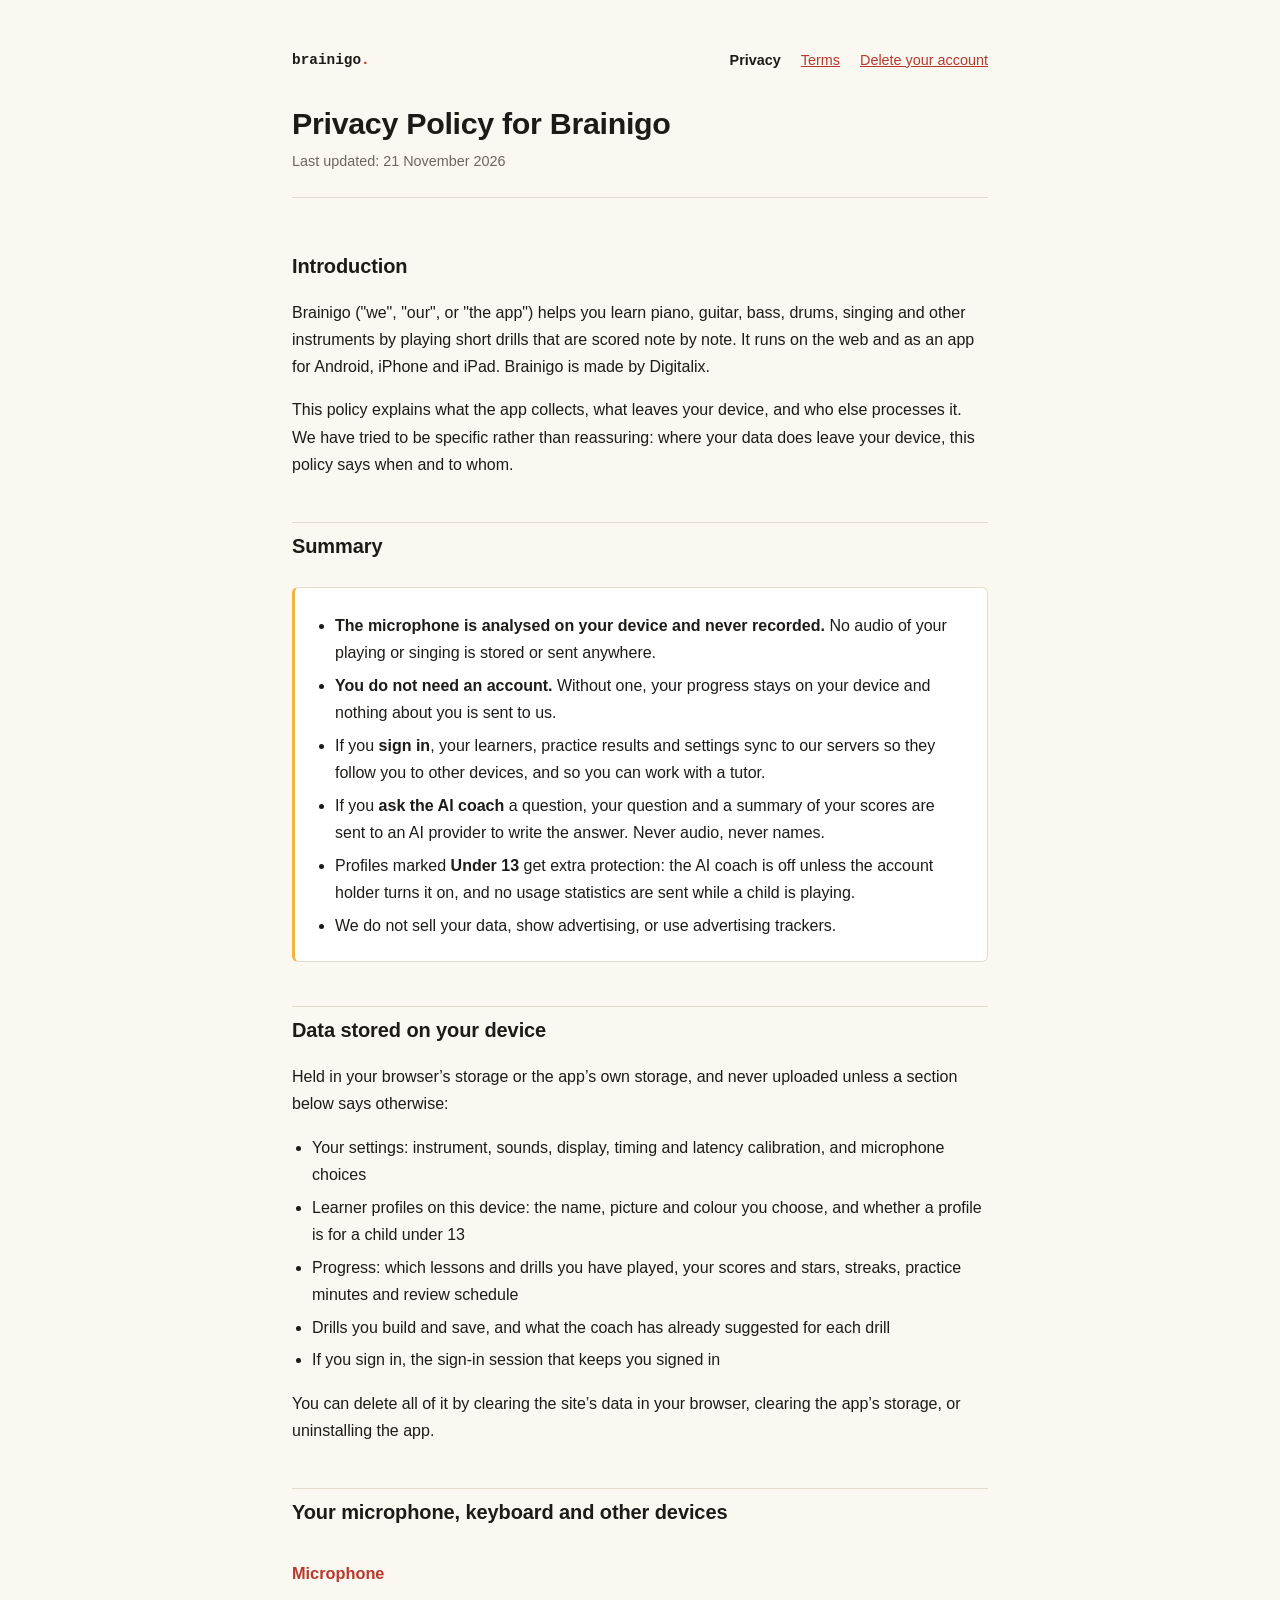
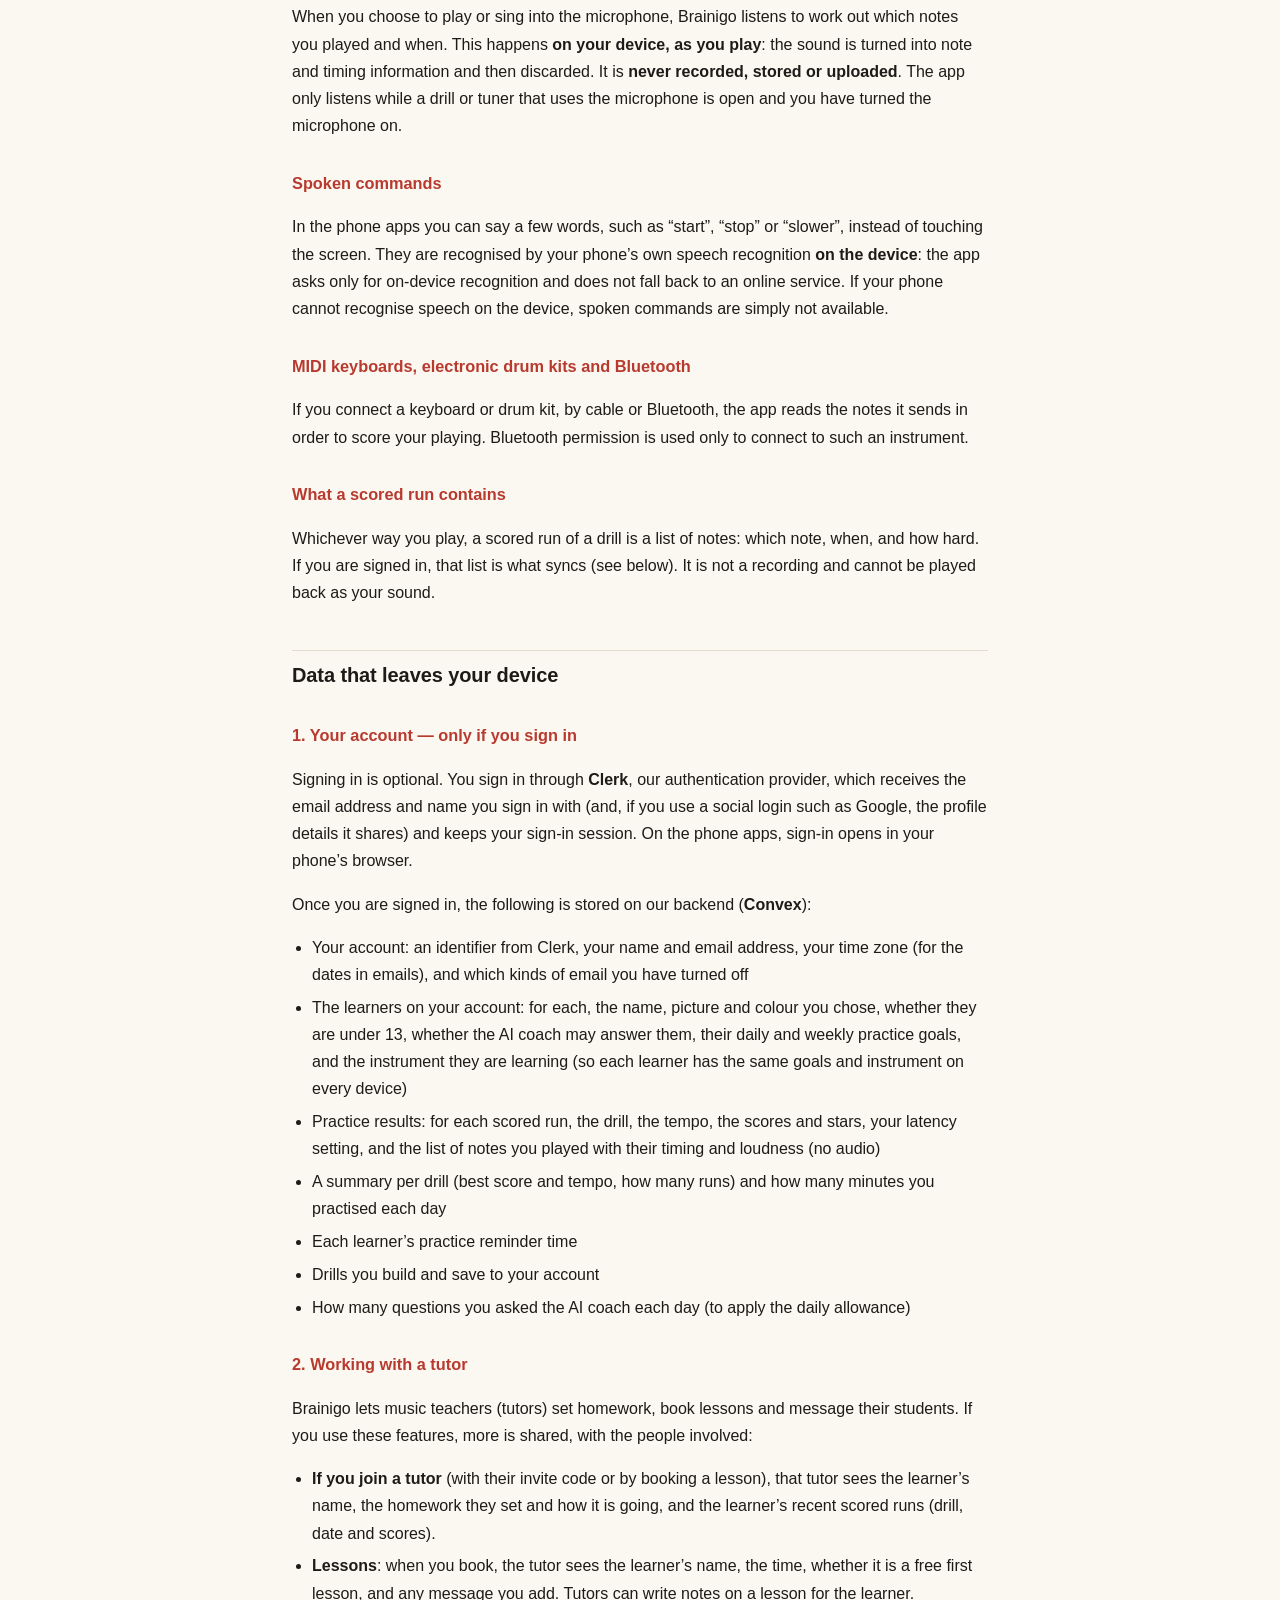
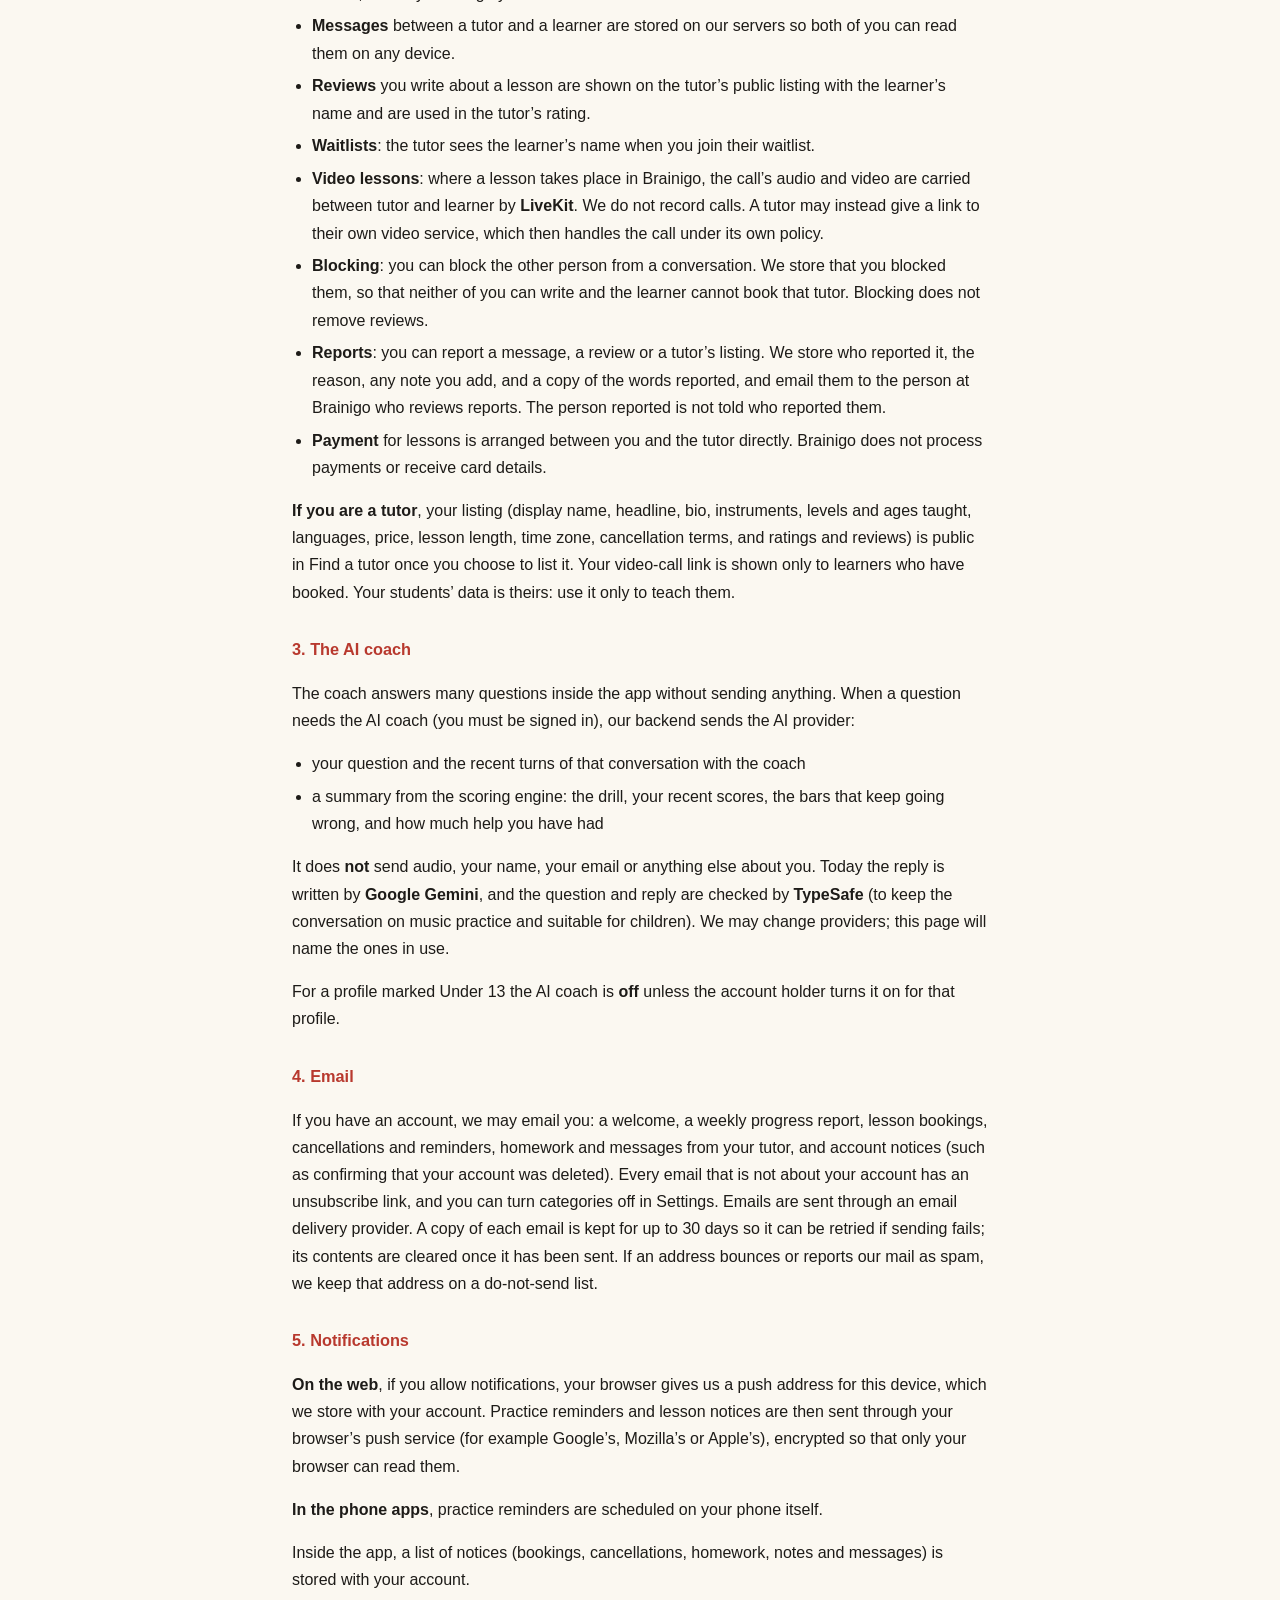
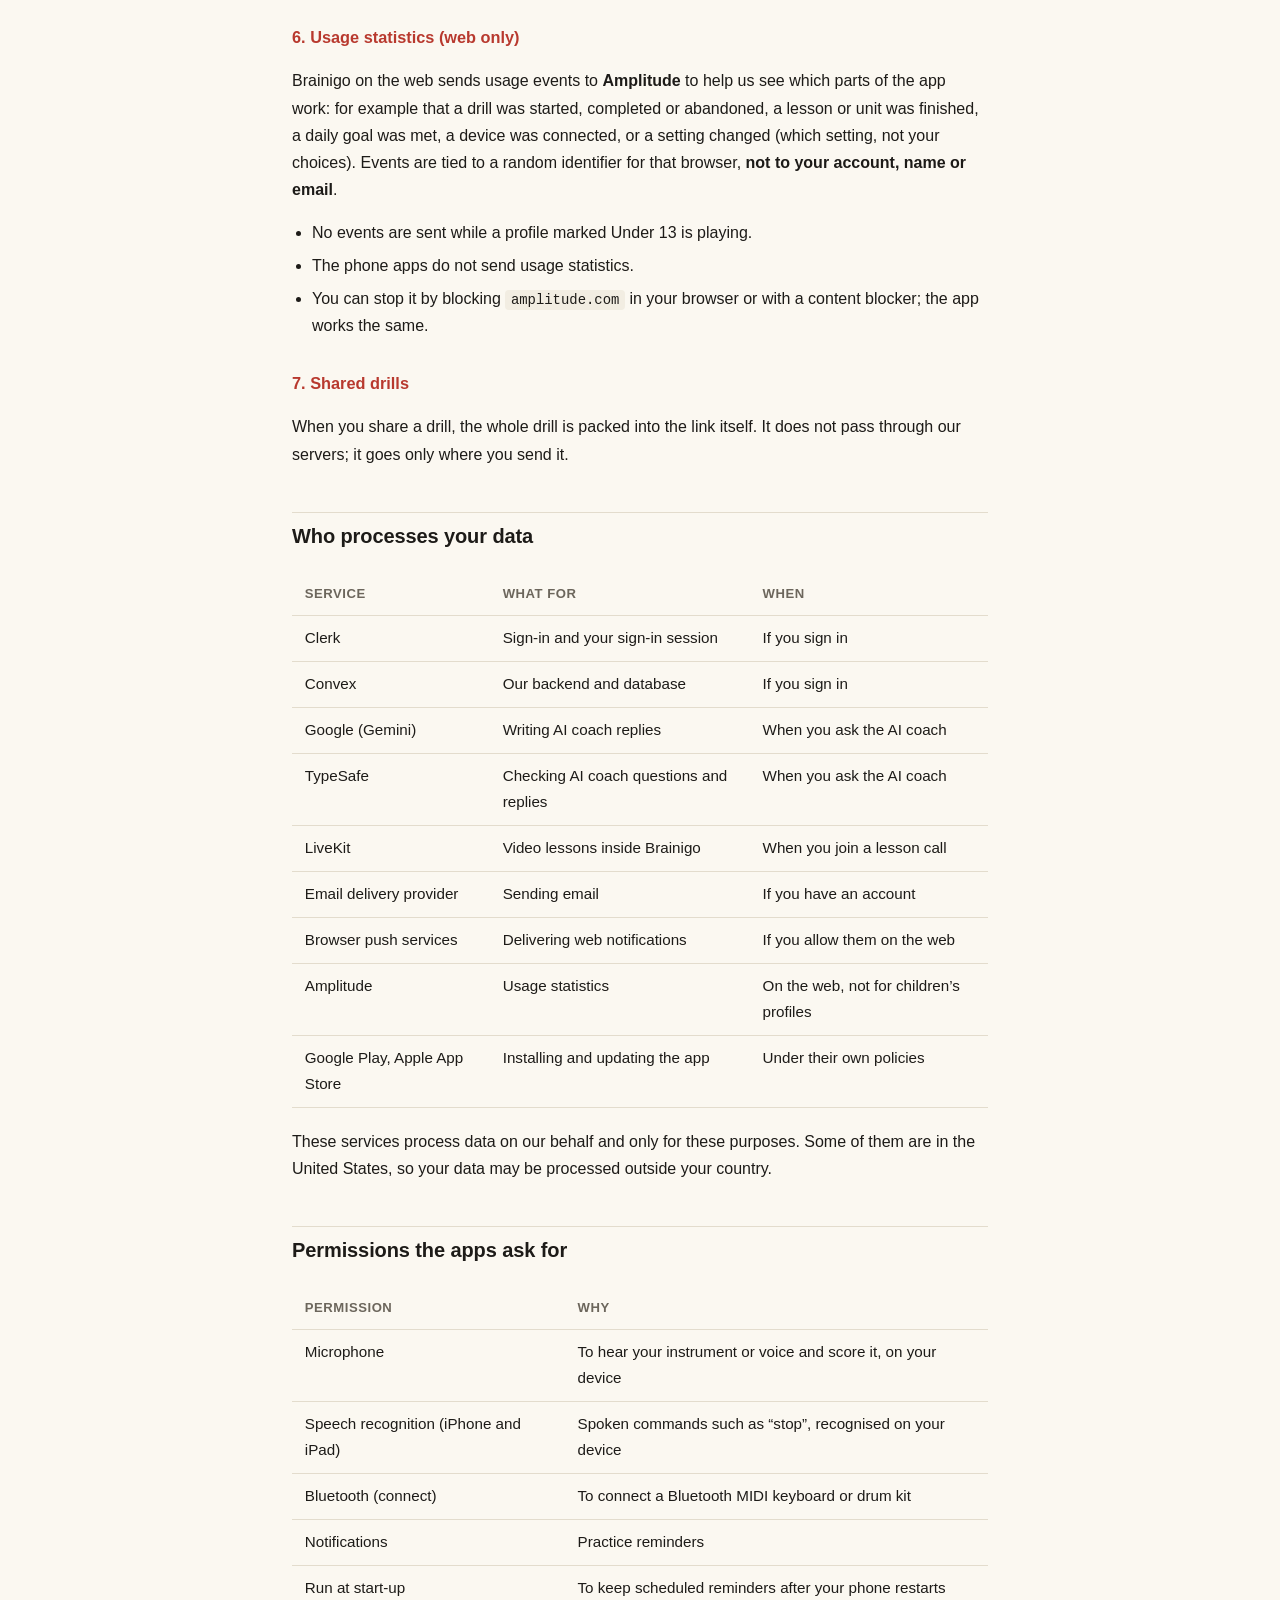
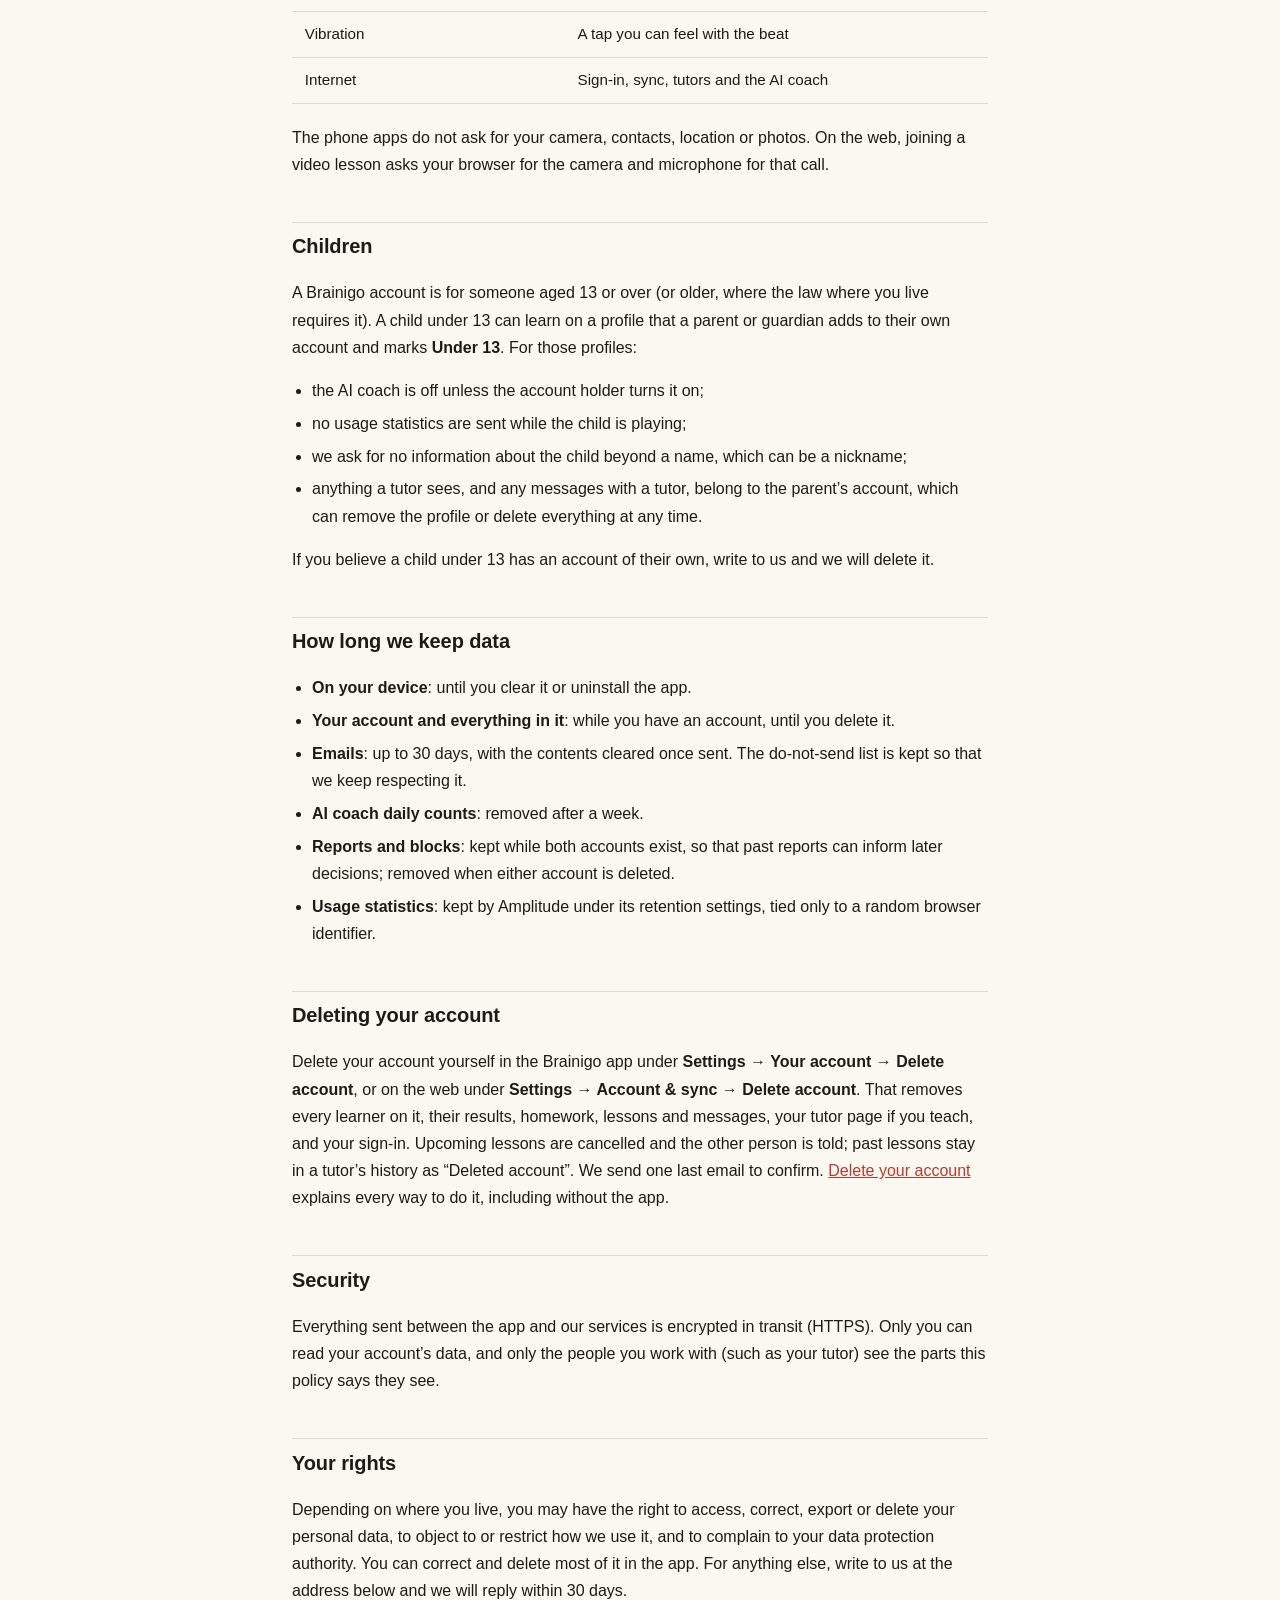
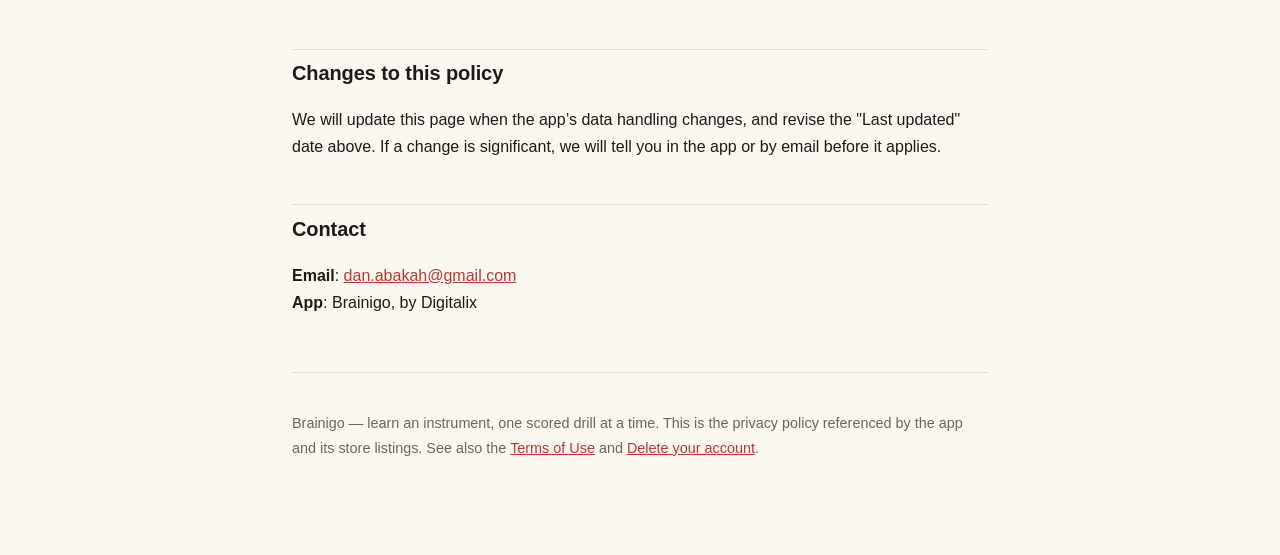
<file: index.html>
<!doctype html>
<html lang="en">
<head>
<meta charset="utf-8">
<meta name="viewport" content="width=device-width, initial-scale=1">
<title>Privacy Policy — Brainigo</title>
<meta name="description" content="Privacy policy for Brainigo, the app for learning an instrument with drills scored note by note: what stays on your device, what leaves it, and who else processes it.">
<link rel="stylesheet" href="style.css">
</head>
<body>
<div class="wrap">

<nav>
  <a class="brand" href="./">brainigo<span>.</span></a>
  <a href="./" aria-current="page">Privacy</a>
  <a href="terms/">Terms</a>
  <a href="delete-account/">Delete your account</a>
</nav>

<header>
  <h1>Privacy Policy for Brainigo</h1>
  <p class="updated">Last updated: 21 November 2026</p>
</header>

<h2>Introduction</h2>
<p>Brainigo (&quot;we&quot;, &quot;our&quot;, or &quot;the app&quot;) helps you learn piano, guitar, bass, drums,
singing and other instruments by playing short drills that are scored note by note. It runs on the web and as
an app for Android, iPhone and iPad. Brainigo is made by Digitalix.</p>
<p>This policy explains what the app collects, what leaves your device, and who else processes it. We have
tried to be specific rather than reassuring: where your data does leave your device, this policy says when and
to whom.</p>

<h2>Summary</h2>
<div class="callout">
<ul>
<li><strong>The microphone is analysed on your device and never recorded.</strong> No audio of your playing or
singing is stored or sent anywhere.</li>
<li><strong>You do not need an account.</strong> Without one, your progress stays on your device and nothing
about you is sent to us.</li>
<li>If you <strong>sign in</strong>, your learners, practice results and settings sync to our servers so they
follow you to other devices, and so you can work with a tutor.</li>
<li>If you <strong>ask the AI coach</strong> a question, your question and a summary of your scores are sent to
an AI provider to write the answer. Never audio, never names.</li>
<li>Profiles marked <strong>Under 13</strong> get extra protection: the AI coach is off unless the account
holder turns it on, and no usage statistics are sent while a child is playing.</li>
<li>We do not sell your data, show advertising, or use advertising trackers.</li>
</ul>
</div>

<h2>Data stored on your device</h2>
<p>Held in your browser&rsquo;s storage or the app&rsquo;s own storage, and never uploaded unless a section below
says otherwise:</p>
<ul>
<li>Your settings: instrument, sounds, display, timing and latency calibration, and microphone choices</li>
<li>Learner profiles on this device: the name, picture and colour you choose, and whether a profile is for a
child under 13</li>
<li>Progress: which lessons and drills you have played, your scores and stars, streaks, practice minutes and
review schedule</li>
<li>Drills you build and save, and what the coach has already suggested for each drill</li>
<li>If you sign in, the sign-in session that keeps you signed in</li>
</ul>
<p>You can delete all of it by clearing the site&rsquo;s data in your browser, clearing the app&rsquo;s storage,
or uninstalling the app.</p>

<h2>Your microphone, keyboard and other devices</h2>
<h3>Microphone</h3>
<p>When you choose to play or sing into the microphone, Brainigo listens to work out which notes you played and
when. This happens <strong>on your device, as you play</strong>: the sound is turned into note and timing
information and then discarded. It is <strong>never recorded, stored or uploaded</strong>. The app only listens
while a drill or tuner that uses the microphone is open and you have turned the microphone on.</p>
<h3>Spoken commands</h3>
<p>In the phone apps you can say a few words, such as &ldquo;start&rdquo;, &ldquo;stop&rdquo; or
&ldquo;slower&rdquo;, instead of touching the screen. They are recognised by your phone&rsquo;s own speech
recognition <strong>on the device</strong>: the app asks only for on-device recognition and does not fall back
to an online service. If your phone cannot recognise speech on the device, spoken commands are simply not
available.</p>
<h3>MIDI keyboards, electronic drum kits and Bluetooth</h3>
<p>If you connect a keyboard or drum kit, by cable or Bluetooth, the app reads the notes it sends in order to
score your playing. Bluetooth permission is used only to connect to such an instrument.</p>
<h3>What a scored run contains</h3>
<p>Whichever way you play, a scored run of a drill is a list of notes: which note, when, and how hard. If you
are signed in, that list is what syncs (see below). It is not a recording and cannot be played back as your
sound.</p>

<h2>Data that leaves your device</h2>

<h3>1. Your account &mdash; only if you sign in</h3>
<p>Signing in is optional. You sign in through <strong>Clerk</strong>, our authentication provider, which
receives the email address and name you sign in with (and, if you use a social login such as Google, the
profile details it shares) and keeps your sign-in session. On the phone apps, sign-in opens in your
phone&rsquo;s browser.</p>
<p>Once you are signed in, the following is stored on our backend (<strong>Convex</strong>):</p>
<ul>
<li>Your account: an identifier from Clerk, your name and email address, your time zone (for the dates in
emails), and which kinds of email you have turned off</li>
<li>The learners on your account: for each, the name, picture and colour you chose, whether they are under 13,
whether the AI coach may answer them, their daily and weekly practice goals, and the instrument they are learning (so
each learner has the same goals and instrument on every device)</li>
<li>Practice results: for each scored run, the drill, the tempo, the scores and stars, your latency setting,
and the list of notes you played with their timing and loudness (no audio)</li>
<li>A summary per drill (best score and tempo, how many runs) and how many minutes you practised each day</li>
<li>Each learner&rsquo;s practice reminder time</li>
<li>Drills you build and save to your account</li>
<li>How many questions you asked the AI coach each day (to apply the daily allowance)</li>
</ul>

<h3>2. Working with a tutor</h3>
<p>Brainigo lets music teachers (tutors) set homework, book lessons and message their students. If you use
these features, more is shared, with the people involved:</p>
<ul>
<li><strong>If you join a tutor</strong> (with their invite code or by booking a lesson), that tutor sees the
learner&rsquo;s name, the homework they set and how it is going, and the learner&rsquo;s recent scored runs
(drill, date and scores).</li>
<li><strong>Lessons</strong>: when you book, the tutor sees the learner&rsquo;s name, the time, whether it is a
free first lesson, and any message you add. Tutors can write notes on a lesson for the learner.</li>
<li><strong>Messages</strong> between a tutor and a learner are stored on our servers so both of you can read
them on any device.</li>
<li><strong>Reviews</strong> you write about a lesson are shown on the tutor&rsquo;s public listing with the
learner&rsquo;s name and are used in the tutor&rsquo;s rating.</li>
<li><strong>Waitlists</strong>: the tutor sees the learner&rsquo;s name when you join their waitlist.</li>
<li><strong>Video lessons</strong>: where a lesson takes place in Brainigo, the call&rsquo;s audio and video are
carried between tutor and learner by <strong>LiveKit</strong>. We do not record calls. A tutor may instead give
a link to their own video service, which then handles the call under its own policy.</li>
<li><strong>Blocking</strong>: you can block the other person from a conversation. We store that you blocked
them, so that neither of you can write and the learner cannot book that tutor. Blocking does not remove
reviews.</li>
<li><strong>Reports</strong>: you can report a message, a review or a tutor&rsquo;s listing. We store who
reported it, the reason, any note you add, and a copy of the words reported, and email them to the person at
Brainigo who reviews reports. The person reported is not told who reported them.</li>
<li><strong>Payment</strong> for lessons is arranged between you and the tutor directly. Brainigo does not
process payments or receive card details.</li>
</ul>
<p><strong>If you are a tutor</strong>, your listing (display name, headline, bio, instruments, levels and ages
taught, languages, price, lesson length, time zone, cancellation terms, and ratings and reviews) is public in
Find a tutor once you choose to list it. Your video-call link is shown only to learners who have booked. Your
students&rsquo; data is theirs: use it only to teach them.</p>

<h3>3. The AI coach</h3>
<p>The coach answers many questions inside the app without sending anything. When a question needs the AI
coach (you must be signed in), our backend sends the AI provider:</p>
<ul>
<li>your question and the recent turns of that conversation with the coach</li>
<li>a summary from the scoring engine: the drill, your recent scores, the bars that keep going wrong, and how
much help you have had</li>
</ul>
<p>It does <strong>not</strong> send audio, your name, your email or anything else about you. Today the reply is
written by <strong>Google Gemini</strong>, and the question and reply are checked by <strong>TypeSafe</strong>
(to keep the conversation on music practice and suitable for children). We may change providers; this page will
name the ones in use.</p>
<p>For a profile marked Under 13 the AI coach is <strong>off</strong> unless the account holder turns it on for
that profile.</p>

<h3>4. Email</h3>
<p>If you have an account, we may email you: a welcome, a weekly progress report, lesson bookings,
cancellations and reminders, homework and messages from your tutor, and account notices (such as confirming
that your account was deleted). Every email that is not about your account has an unsubscribe link, and you
can turn categories off in Settings. Emails are sent through an email delivery provider. A copy of each email
is kept for up to 30 days so it can be retried if sending fails; its contents are cleared once it has been
sent. If an address bounces or reports our mail as spam, we keep that address on a do-not-send list.</p>

<h3>5. Notifications</h3>
<p><strong>On the web</strong>, if you allow notifications, your browser gives us a push address for this
device, which we store with your account. Practice reminders and lesson notices are then sent through your
browser&rsquo;s push service (for example Google&rsquo;s, Mozilla&rsquo;s or Apple&rsquo;s), encrypted so that
only your browser can read them.</p>
<p><strong>In the phone apps</strong>, practice reminders are scheduled on your phone itself.</p>
<p>Inside the app, a list of notices (bookings, cancellations, homework, notes and messages) is stored with
your account.</p>

<h3>6. Usage statistics (web only)</h3>
<p>Brainigo on the web sends usage events to <strong>Amplitude</strong> to help us see which parts of the app
work: for example that a drill was started, completed or abandoned, a lesson or unit was finished, a daily goal
was met, a device was connected, or a setting changed (which setting, not your choices). Events are tied to a
random identifier for that browser, <strong>not to your account, name or email</strong>.</p>
<ul>
<li>No events are sent while a profile marked Under 13 is playing.</li>
<li>The phone apps do not send usage statistics.</li>
<li>You can stop it by blocking <code>amplitude.com</code> in your browser or with a content blocker; the app
works the same.</li>
</ul>

<h3>7. Shared drills</h3>
<p>When you share a drill, the whole drill is packed into the link itself. It does not pass through our
servers; it goes only where you send it.</p>

<h2>Who processes your data</h2>
<div class="table-scroll">
<table>
<thead><tr><th>Service</th><th>What for</th><th>When</th></tr></thead>
<tbody>
<tr><td>Clerk</td><td>Sign-in and your sign-in session</td><td>If you sign in</td></tr>
<tr><td>Convex</td><td>Our backend and database</td><td>If you sign in</td></tr>
<tr><td>Google (Gemini)</td><td>Writing AI coach replies</td><td>When you ask the AI coach</td></tr>
<tr><td>TypeSafe</td><td>Checking AI coach questions and replies</td><td>When you ask the AI coach</td></tr>
<tr><td>LiveKit</td><td>Video lessons inside Brainigo</td><td>When you join a lesson call</td></tr>
<tr><td>Email delivery provider</td><td>Sending email</td><td>If you have an account</td></tr>
<tr><td>Browser push services</td><td>Delivering web notifications</td><td>If you allow them on the web</td></tr>
<tr><td>Amplitude</td><td>Usage statistics</td><td>On the web, not for children&rsquo;s profiles</td></tr>
<tr><td>Google Play, Apple App Store</td><td>Installing and updating the app</td><td>Under their own policies</td></tr>
</tbody>
</table>
</div>
<p>These services process data on our behalf and only for these purposes. Some of them are in the United
States, so your data may be processed outside your country.</p>

<h2>Permissions the apps ask for</h2>
<div class="table-scroll">
<table>
<thead><tr><th>Permission</th><th>Why</th></tr></thead>
<tbody>
<tr><td>Microphone</td><td>To hear your instrument or voice and score it, on your device</td></tr>
<tr><td>Speech recognition (iPhone and iPad)</td><td>Spoken commands such as &ldquo;stop&rdquo;, recognised on your device</td></tr>
<tr><td>Bluetooth (connect)</td><td>To connect a Bluetooth MIDI keyboard or drum kit</td></tr>
<tr><td>Notifications</td><td>Practice reminders</td></tr>
<tr><td>Run at start-up</td><td>To keep scheduled reminders after your phone restarts</td></tr>
<tr><td>Vibration</td><td>A tap you can feel with the beat</td></tr>
<tr><td>Internet</td><td>Sign-in, sync, tutors and the AI coach</td></tr>
</tbody>
</table>
</div>
<p>The phone apps do not ask for your camera, contacts, location or photos. On the web, joining a video lesson
asks your browser for the camera and microphone for that call.</p>

<h2>Children</h2>
<p>A Brainigo account is for someone aged 13 or over (or older, where the law where you live requires it). A
child under 13 can learn on a profile that a parent or guardian adds to their own account and marks
<strong>Under 13</strong>. For those profiles:</p>
<ul>
<li>the AI coach is off unless the account holder turns it on;</li>
<li>no usage statistics are sent while the child is playing;</li>
<li>we ask for no information about the child beyond a name, which can be a nickname;</li>
<li>anything a tutor sees, and any messages with a tutor, belong to the parent&rsquo;s account, which can
remove the profile or delete everything at any time.</li>
</ul>
<p>If you believe a child under 13 has an account of their own, write to us and we will delete it.</p>

<h2>How long we keep data</h2>
<ul>
<li><strong>On your device</strong>: until you clear it or uninstall the app.</li>
<li><strong>Your account and everything in it</strong>: while you have an account, until you delete it.</li>
<li><strong>Emails</strong>: up to 30 days, with the contents cleared once sent. The do-not-send list is kept so
that we keep respecting it.</li>
<li><strong>AI coach daily counts</strong>: removed after a week.</li>
<li><strong>Reports and blocks</strong>: kept while both accounts exist, so that past reports can inform later
decisions; removed when either account is deleted.</li>
<li><strong>Usage statistics</strong>: kept by Amplitude under its retention settings, tied only to a random
browser identifier.</li>
</ul>

<h2>Deleting your account</h2>
<p>Delete your account yourself in the Brainigo app under <strong>Settings &rarr; Your account &rarr; Delete
account</strong>, or on the web under <strong>Settings &rarr; Account &amp; sync &rarr; Delete account</strong>. That removes every learner on it, their results, homework, lessons and messages, your
tutor page if you teach, and your sign-in. Upcoming lessons are cancelled and the other person is told; past
lessons stay in a tutor&rsquo;s history as &ldquo;Deleted account&rdquo;. We send one last email to confirm.
<a href="delete-account/">Delete your account</a> explains every way to do it, including without the app.</p>

<h2>Security</h2>
<p>Everything sent between the app and our services is encrypted in transit (HTTPS). Only you can read your
account&rsquo;s data, and only the people you work with (such as your tutor) see the parts this policy says
they see.</p>

<h2>Your rights</h2>
<p>Depending on where you live, you may have the right to access, correct, export or delete your personal data,
to object to or restrict how we use it, and to complain to your data protection authority. You can correct and
delete most of it in the app. For anything else, write to us at the address below and we will reply within 30
days.</p>

<h2>Changes to this policy</h2>
<p>We will update this page when the app&rsquo;s data handling changes, and revise the &quot;Last updated&quot;
date above. If a change is significant, we will tell you in the app or by email before it applies.</p>

<h2>Contact</h2>
<p><strong>Email</strong>: <a href="mailto:dan.abakah@gmail.com?subject=Brainigo%20privacy">dan.abakah@gmail.com</a><br>
<strong>App</strong>: Brainigo, by Digitalix</p>

<footer>
  <p>Brainigo &mdash; learn an instrument, one scored drill at a time. This is the privacy policy referenced by the
  app and its store listings. See also the <a href="terms/">Terms of Use</a> and
  <a href="delete-account/">Delete your account</a>.</p>
</footer>

</div>
</body>
</html>
</file>
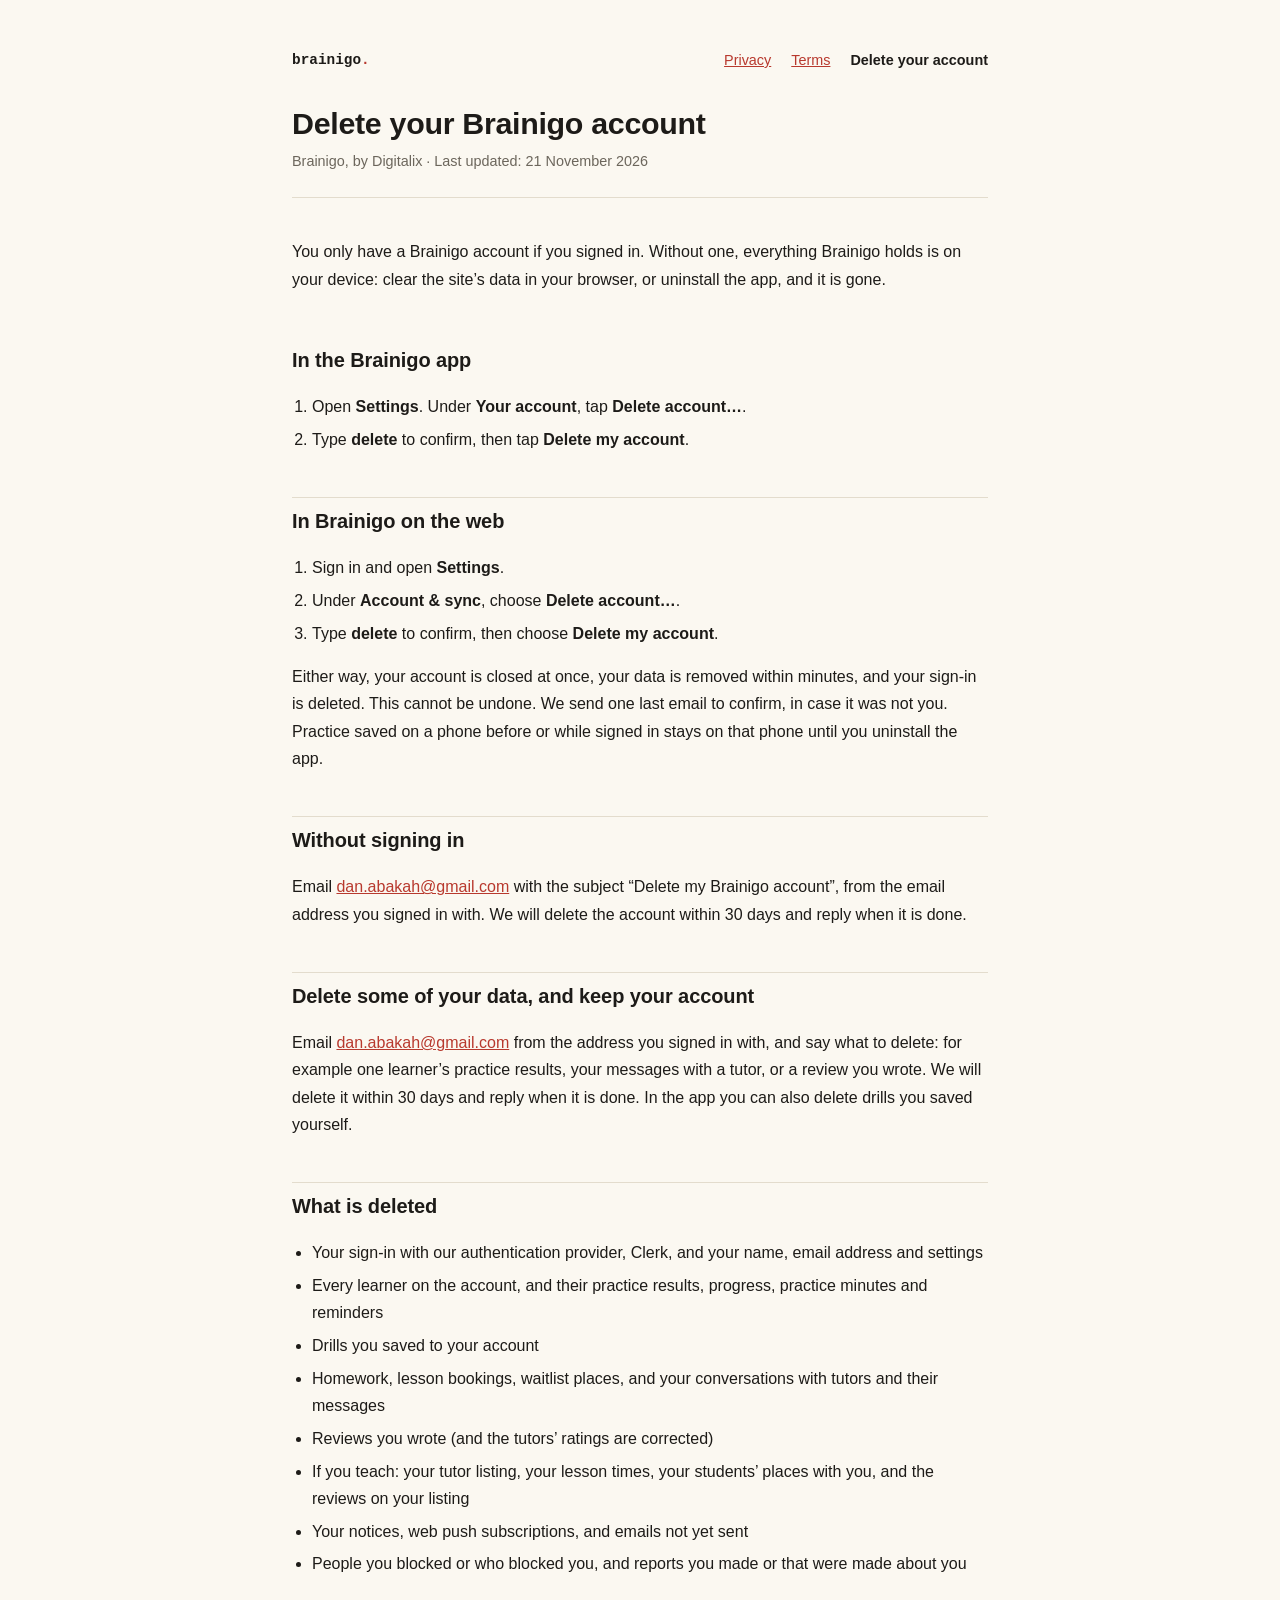
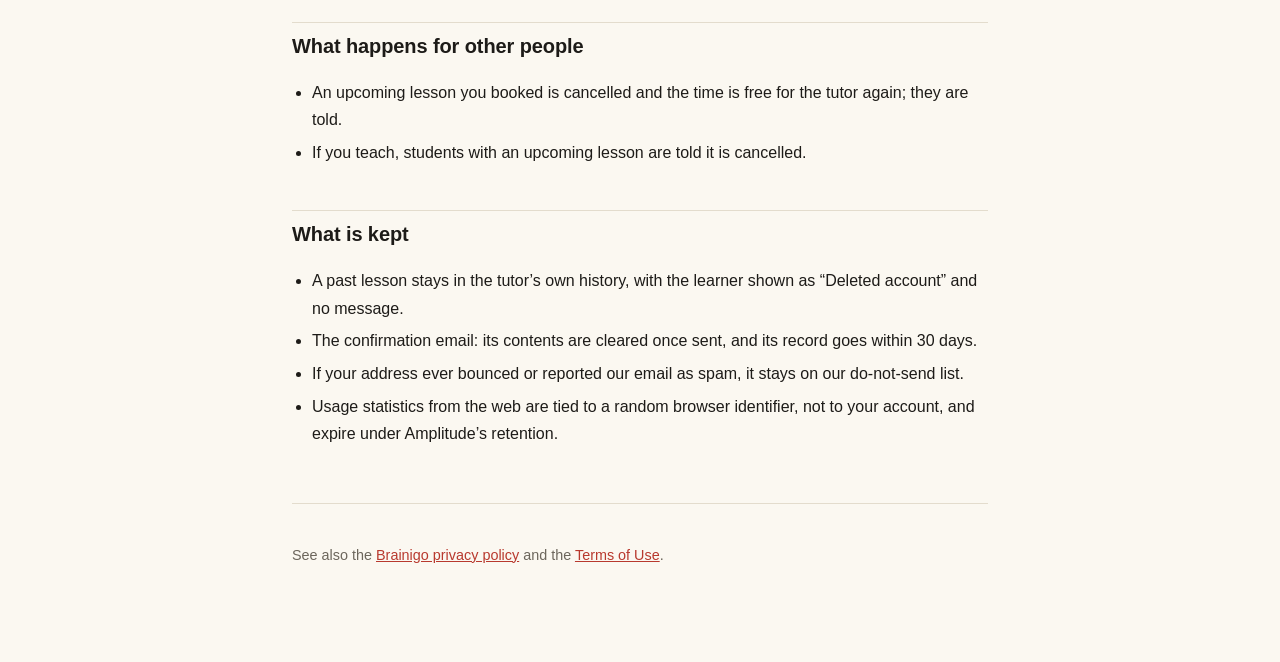
<file: delete-account/index.html>
<!doctype html>
<html lang="en">
<head>
<meta charset="utf-8">
<meta name="viewport" content="width=device-width, initial-scale=1">
<title>Delete Your Account — Brainigo</title>
<meta name="description" content="How to delete your Brainigo account, with or without the app, and what is deleted and kept.">
<link rel="stylesheet" href="../style.css">
</head>
<body>
<div class="wrap">

<nav>
  <a class="brand" href="../">brainigo<span>.</span></a>
  <a href="../">Privacy</a>
  <a href="../terms/">Terms</a>
  <a href="./" aria-current="page">Delete your account</a>
</nav>

<header>
  <h1>Delete your Brainigo account</h1>
  <p class="updated">Brainigo, by Digitalix &middot; Last updated: 21 November 2026</p>
</header>

<p>You only have a Brainigo account if you signed in. Without one, everything Brainigo holds is on your device:
clear the site&rsquo;s data in your browser, or uninstall the app, and it is gone.</p>

<h2>In the Brainigo app</h2>
<ol>
  <li>Open <strong>Settings</strong>. Under <strong>Your account</strong>, tap <strong>Delete account…</strong>.</li>
  <li>Type <strong>delete</strong> to confirm, then tap <strong>Delete my account</strong>.</li>
</ol>

<h2>In Brainigo on the web</h2>
<ol>
  <li>Sign in and open <strong>Settings</strong>.</li>
  <li>Under <strong>Account &amp; sync</strong>, choose <strong>Delete account…</strong>.</li>
  <li>Type <strong>delete</strong> to confirm, then choose <strong>Delete my account</strong>.</li>
</ol>
<p>Either way, your account is closed at once, your data is removed within minutes, and your sign-in is
deleted. This cannot be undone. We send one last email to confirm, in case it was not you. Practice saved on
a phone before or while signed in stays on that phone until you uninstall the app.</p>

<h2>Without signing in</h2>
<p>Email <a href="mailto:dan.abakah@gmail.com?subject=Delete%20my%20Brainigo%20account">dan.abakah@gmail.com</a>
with the subject &ldquo;Delete my Brainigo account&rdquo;, from the email address you signed in with. We will
delete the account within 30 days and reply when it is done.</p>

<h2 id="some-data">Delete some of your data, and keep your account</h2>
<p>Email <a href="mailto:dan.abakah@gmail.com?subject=Delete%20some%20of%20my%20Brainigo%20data">dan.abakah@gmail.com</a>
from the address you signed in with, and say what to delete: for example one learner&rsquo;s practice results,
your messages with a tutor, or a review you wrote. We will delete it within 30 days and reply when it is done.
In the app you can also delete drills you saved yourself.</p>

<h2>What is deleted</h2>
<ul>
  <li>Your sign-in with our authentication provider, Clerk, and your name, email address and settings</li>
  <li>Every learner on the account, and their practice results, progress, practice minutes and reminders</li>
  <li>Drills you saved to your account</li>
  <li>Homework, lesson bookings, waitlist places, and your conversations with tutors and their messages</li>
  <li>Reviews you wrote (and the tutors&rsquo; ratings are corrected)</li>
  <li>If you teach: your tutor listing, your lesson times, your students&rsquo; places with you, and the
  reviews on your listing</li>
  <li>Your notices, web push subscriptions, and emails not yet sent</li>
  <li>People you blocked or who blocked you, and reports you made or that were made about you</li>
</ul>

<h2>What happens for other people</h2>
<ul>
  <li>An upcoming lesson you booked is cancelled and the time is free for the tutor again; they are told.</li>
  <li>If you teach, students with an upcoming lesson are told it is cancelled.</li>
</ul>

<h2>What is kept</h2>
<ul>
  <li>A past lesson stays in the tutor&rsquo;s own history, with the learner shown as &ldquo;Deleted
  account&rdquo; and no message.</li>
  <li>The confirmation email: its contents are cleared once sent, and its record goes within 30 days.</li>
  <li>If your address ever bounced or reported our email as spam, it stays on our do-not-send list.</li>
  <li>Usage statistics from the web are tied to a random browser identifier, not to your account, and expire
  under Amplitude&rsquo;s retention.</li>
</ul>

<footer>
  <p>See also the <a href="../">Brainigo privacy policy</a> and the <a href="../terms/">Terms of Use</a>.</p>
</footer>

</div>
</body>
</html>
</file>
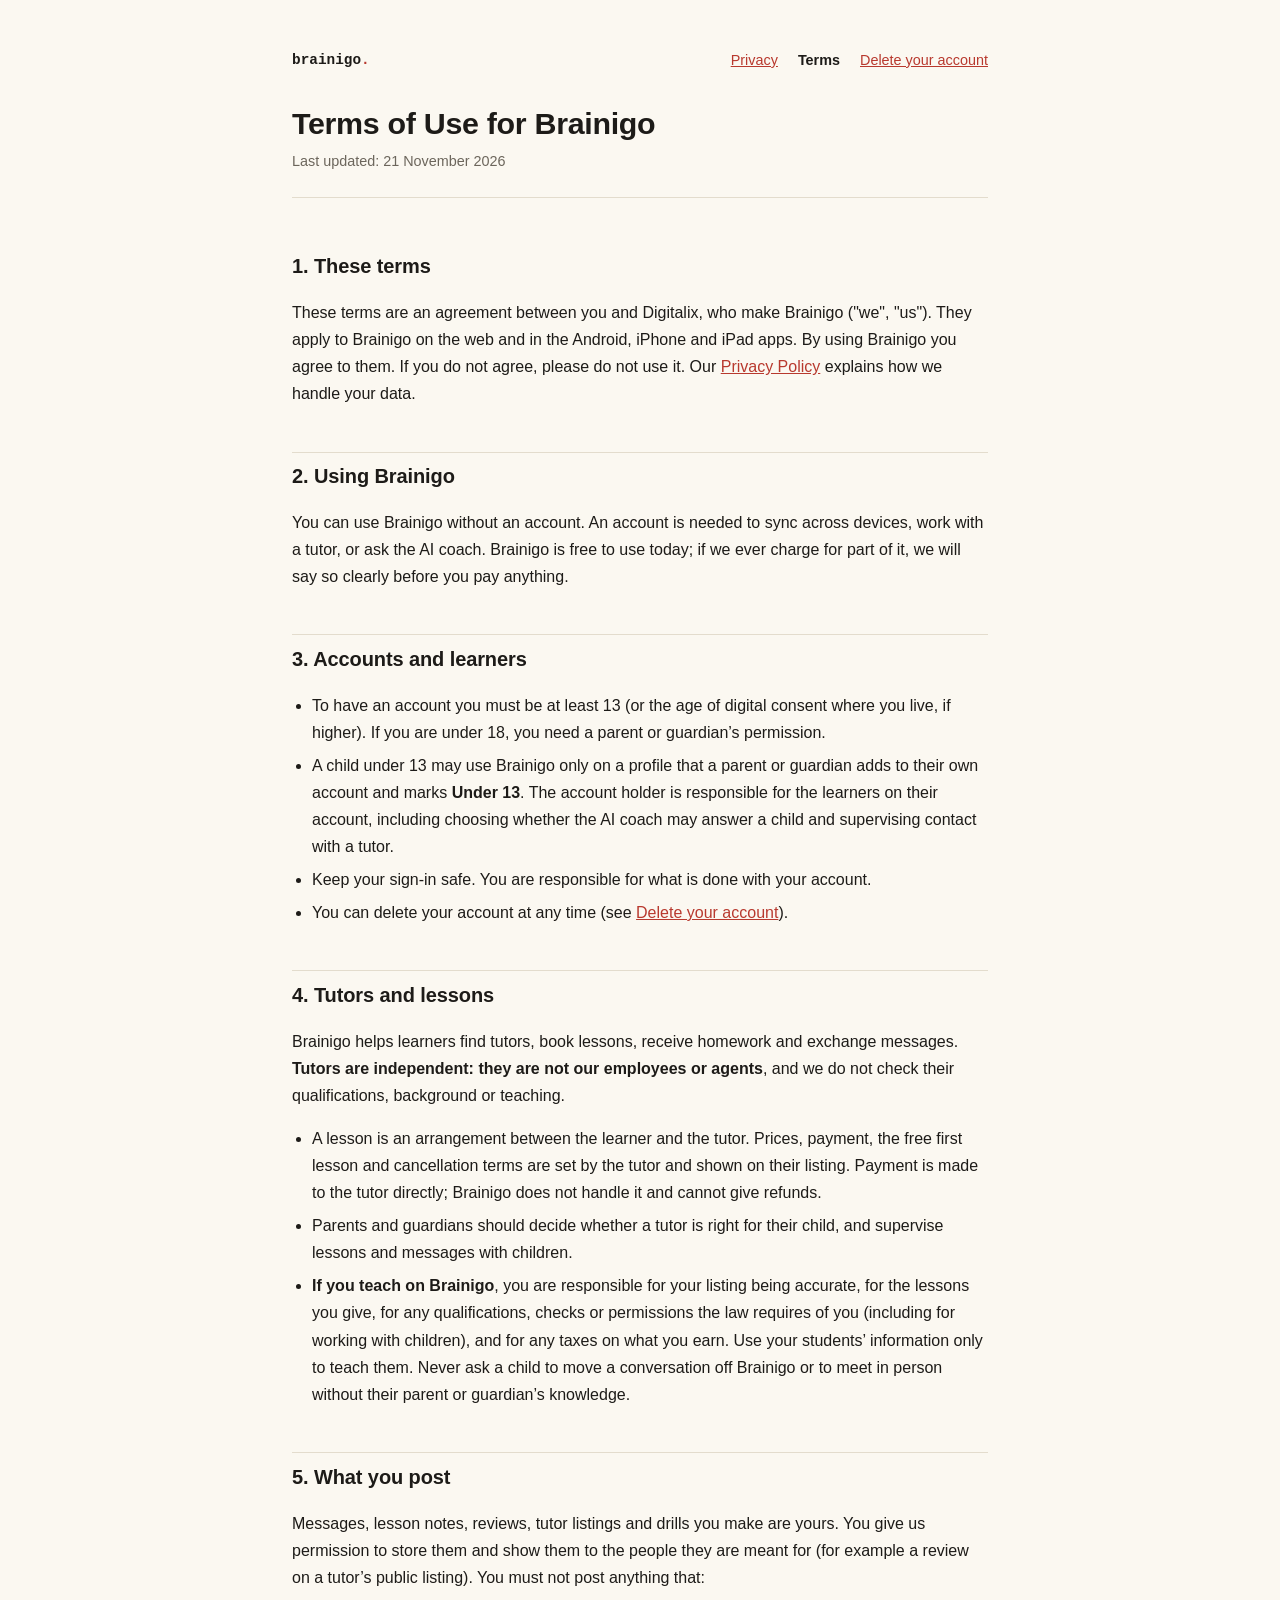
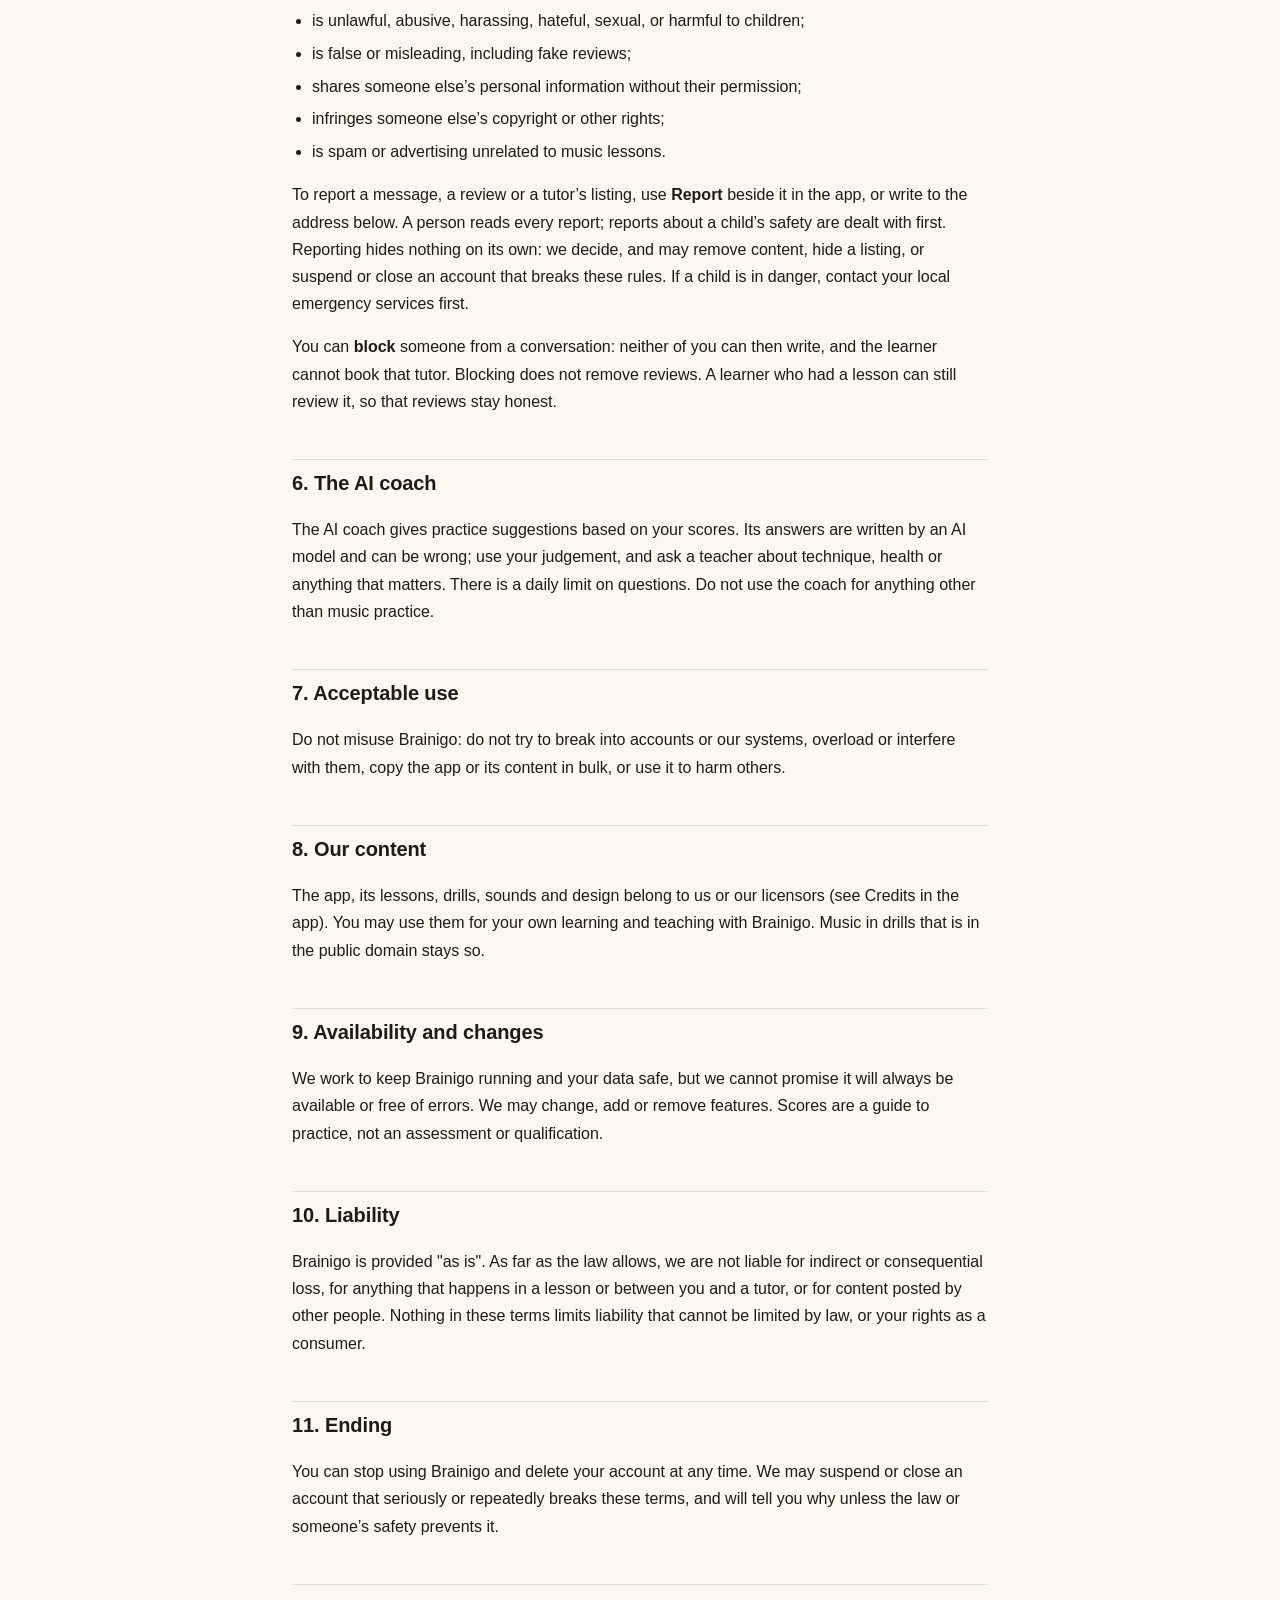
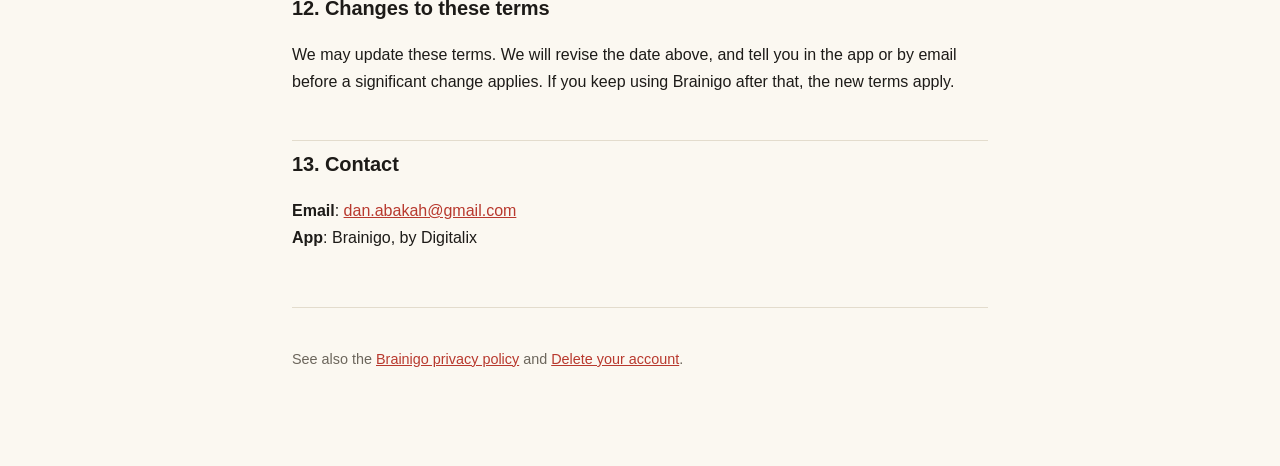
<file: terms/index.html>
<!doctype html>
<html lang="en">
<head>
<meta charset="utf-8">
<meta name="viewport" content="width=device-width, initial-scale=1">
<title>Terms of Use — Brainigo</title>
<meta name="description" content="Terms of use for Brainigo: accounts, learners under 13, tutors and lessons, the AI coach, and what you and we agree to.">
<link rel="stylesheet" href="../style.css">
</head>
<body>
<div class="wrap">

<nav>
  <a class="brand" href="../">brainigo<span>.</span></a>
  <a href="../">Privacy</a>
  <a href="./" aria-current="page">Terms</a>
  <a href="../delete-account/">Delete your account</a>
</nav>

<header>
  <h1>Terms of Use for Brainigo</h1>
  <p class="updated">Last updated: 21 November 2026</p>
</header>

<h2>1. These terms</h2>
<p>These terms are an agreement between you and Digitalix, who make Brainigo (&quot;we&quot;, &quot;us&quot;).
They apply to Brainigo on the web and in the Android, iPhone and iPad apps. By using Brainigo you agree to them.
If you do not agree, please do not use it. Our <a href="../">Privacy Policy</a> explains how we handle your
data.</p>

<h2>2. Using Brainigo</h2>
<p>You can use Brainigo without an account. An account is needed to sync across devices, work with a tutor, or
ask the AI coach. Brainigo is free to use today; if we ever charge for part of it, we will say so clearly before
you pay anything.</p>

<h2>3. Accounts and learners</h2>
<ul>
<li>To have an account you must be at least 13 (or the age of digital consent where you live, if higher). If
you are under 18, you need a parent or guardian&rsquo;s permission.</li>
<li>A child under 13 may use Brainigo only on a profile that a parent or guardian adds to their own account and
marks <strong>Under 13</strong>. The account holder is responsible for the learners on their account,
including choosing whether the AI coach may answer a child and supervising contact with a tutor.</li>
<li>Keep your sign-in safe. You are responsible for what is done with your account.</li>
<li>You can delete your account at any time (see <a href="../delete-account/">Delete your account</a>).</li>
</ul>

<h2>4. Tutors and lessons</h2>
<p>Brainigo helps learners find tutors, book lessons, receive homework and exchange messages.
<strong>Tutors are independent: they are not our employees or agents</strong>, and we do not check their
qualifications, background or teaching.</p>
<ul>
<li>A lesson is an arrangement between the learner and the tutor. Prices, payment, the free first lesson and
cancellation terms are set by the tutor and shown on their listing. Payment is made to the tutor directly;
Brainigo does not handle it and cannot give refunds.</li>
<li>Parents and guardians should decide whether a tutor is right for their child, and supervise lessons and
messages with children.</li>
<li><strong>If you teach on Brainigo</strong>, you are responsible for your listing being accurate, for the
lessons you give, for any qualifications, checks or permissions the law requires of you (including for working
with children), and for any taxes on what you earn. Use your students&rsquo; information only to teach them.
Never ask a child to move a conversation off Brainigo or to meet in person without their parent or guardian&rsquo;s
knowledge.</li>
</ul>

<h2>5. What you post</h2>
<p>Messages, lesson notes, reviews, tutor listings and drills you make are yours. You give us permission to
store them and show them to the people they are meant for (for example a review on a tutor&rsquo;s public
listing). You must not post anything that:</p>
<ul>
<li>is unlawful, abusive, harassing, hateful, sexual, or harmful to children;</li>
<li>is false or misleading, including fake reviews;</li>
<li>shares someone else&rsquo;s personal information without their permission;</li>
<li>infringes someone else&rsquo;s copyright or other rights;</li>
<li>is spam or advertising unrelated to music lessons.</li>
</ul>
<p>To report a message, a review or a tutor&rsquo;s listing, use <strong>Report</strong> beside it in the app,
or write to the address below. A person reads every report; reports about a child&rsquo;s safety are dealt with
first. Reporting hides nothing on its own: we decide, and may remove content, hide a listing, or suspend or
close an account that breaks these rules. If a child is in danger, contact your local emergency services
first.</p>
<p>You can <strong>block</strong> someone from a conversation: neither of you can then write, and the learner
cannot book that tutor. Blocking does not remove reviews. A learner who had a lesson can still review it, so
that reviews stay honest.</p>

<h2>6. The AI coach</h2>
<p>The AI coach gives practice suggestions based on your scores. Its answers are written by an AI model and can
be wrong; use your judgement, and ask a teacher about technique, health or anything that matters. There is a
daily limit on questions. Do not use the coach for anything other than music practice.</p>

<h2>7. Acceptable use</h2>
<p>Do not misuse Brainigo: do not try to break into accounts or our systems, overload or interfere with them,
copy the app or its content in bulk, or use it to harm others.</p>

<h2>8. Our content</h2>
<p>The app, its lessons, drills, sounds and design belong to us or our licensors (see Credits in the app). You
may use them for your own learning and teaching with Brainigo. Music in drills that is in the public domain
stays so.</p>

<h2>9. Availability and changes</h2>
<p>We work to keep Brainigo running and your data safe, but we cannot promise it will always be available or
free of errors. We may change, add or remove features. Scores are a guide to practice, not an assessment or
qualification.</p>

<h2>10. Liability</h2>
<p>Brainigo is provided &quot;as is&quot;. As far as the law allows, we are not liable for indirect or
consequential loss, for anything that happens in a lesson or between you and a tutor, or for content posted by
other people. Nothing in these terms limits liability that cannot be limited by law, or your rights as a
consumer.</p>

<h2>11. Ending</h2>
<p>You can stop using Brainigo and delete your account at any time. We may suspend or close an account that
seriously or repeatedly breaks these terms, and will tell you why unless the law or someone&rsquo;s safety
prevents it.</p>

<h2>12. Changes to these terms</h2>
<p>We may update these terms. We will revise the date above, and tell you in the app or by email before a
significant change applies. If you keep using Brainigo after that, the new terms apply.</p>

<h2>13. Contact</h2>
<p><strong>Email</strong>: <a href="mailto:dan.abakah@gmail.com?subject=Brainigo">dan.abakah@gmail.com</a><br>
<strong>App</strong>: Brainigo, by Digitalix</p>

<footer>
  <p>See also the <a href="../">Brainigo privacy policy</a> and <a href="../delete-account/">Delete your account</a>.</p>
</footer>

</div>
</body>
</html>
</file>
<file: style.css>
:root {
  color-scheme: light dark;
  --bg: #fbf8f1;
  --surface: #ffffff;
  --text: #1d1b18;
  --muted: #6c665c;
  --accent: #b8392e;
  --mark: #f3b63c;
  --border: #e3dccd;
  --code-bg: #f2ede2;
}
@media (prefers-color-scheme: dark) {
  :root {
    --bg: #15140f;
    --surface: #1d1c17;
    --text: #ece7dc;
    --muted: #a69f92;
    --accent: #f3b63c;
    --mark: #f3b63c;
    --border: #322f27;
    --code-bg: #26241d;
  }
}
* { box-sizing: border-box; }
body {
  margin: 0;
  background: var(--bg);
  color: var(--text);
  font: 16px/1.7 ui-sans-serif, -apple-system, BlinkMacSystemFont, "Segoe UI", Roboto, Helvetica, Arial, sans-serif;
  -webkit-text-size-adjust: 100%;
}
.wrap { max-width: 46rem; margin: 0 auto; padding: 3rem 1.25rem 5rem; }
nav { display: flex; flex-wrap: wrap; gap: .4rem 1.25rem; font-size: .9rem; margin-bottom: 2rem; }
nav .brand { font-weight: 700; font-family: ui-monospace, SFMono-Regular, Menlo, Consolas, monospace; color: var(--text); text-decoration: none; margin-right: auto; }
nav .brand span { color: var(--accent); }
nav a[aria-current="page"] { color: var(--text); text-decoration: none; font-weight: 650; }
header { border-bottom: 1px solid var(--border); padding-bottom: 1.5rem; margin-bottom: 2.5rem; }
h1 { font-size: 1.9rem; line-height: 1.25; margin: 0 0 .4rem; letter-spacing: -.01em; }
.updated { color: var(--muted); font-size: .9rem; margin: 0; }
h2 {
  font-size: 1.25rem; margin: 2.75rem 0 .85rem; padding-top: .4rem;
  letter-spacing: -.005em; border-top: 1px solid var(--border);
}
h2:first-of-type { border-top: 0; }
h3 { font-size: 1.02rem; margin: 1.9rem 0 .6rem; color: var(--accent); }
ul, ol { padding-left: 1.25rem; }
li { margin: .35rem 0; }
a { color: var(--accent); }
strong { font-weight: 650; }
code {
  background: var(--code-bg); padding: .12em .4em; border-radius: 4px;
  font: .87em/1.4 ui-monospace, SFMono-Regular, Menlo, Consolas, monospace;
  overflow-wrap: anywhere;
}
.callout {
  background: var(--surface); border: 1px solid var(--border);
  border-left: 3px solid var(--mark); border-radius: 6px;
  padding: 1rem 1.25rem; margin: 1.5rem 0;
}
.callout ul { margin: .5rem 0 0; }
.callout p:first-child { margin-top: 0; }
.callout p:last-child { margin-bottom: 0; }
.table-scroll { overflow-x: auto; margin: 1.25rem 0; }
table { border-collapse: collapse; width: 100%; min-width: 30rem; font-size: .95rem; }
th, td { text-align: left; padding: .6rem .8rem; border-bottom: 1px solid var(--border); vertical-align: top; }
th { font-weight: 650; color: var(--muted); font-size: .82rem; text-transform: uppercase; letter-spacing: .04em; }
footer {
  margin-top: 3.5rem; padding-top: 1.5rem; border-top: 1px solid var(--border);
  color: var(--muted); font-size: .9rem;
}
</file>
